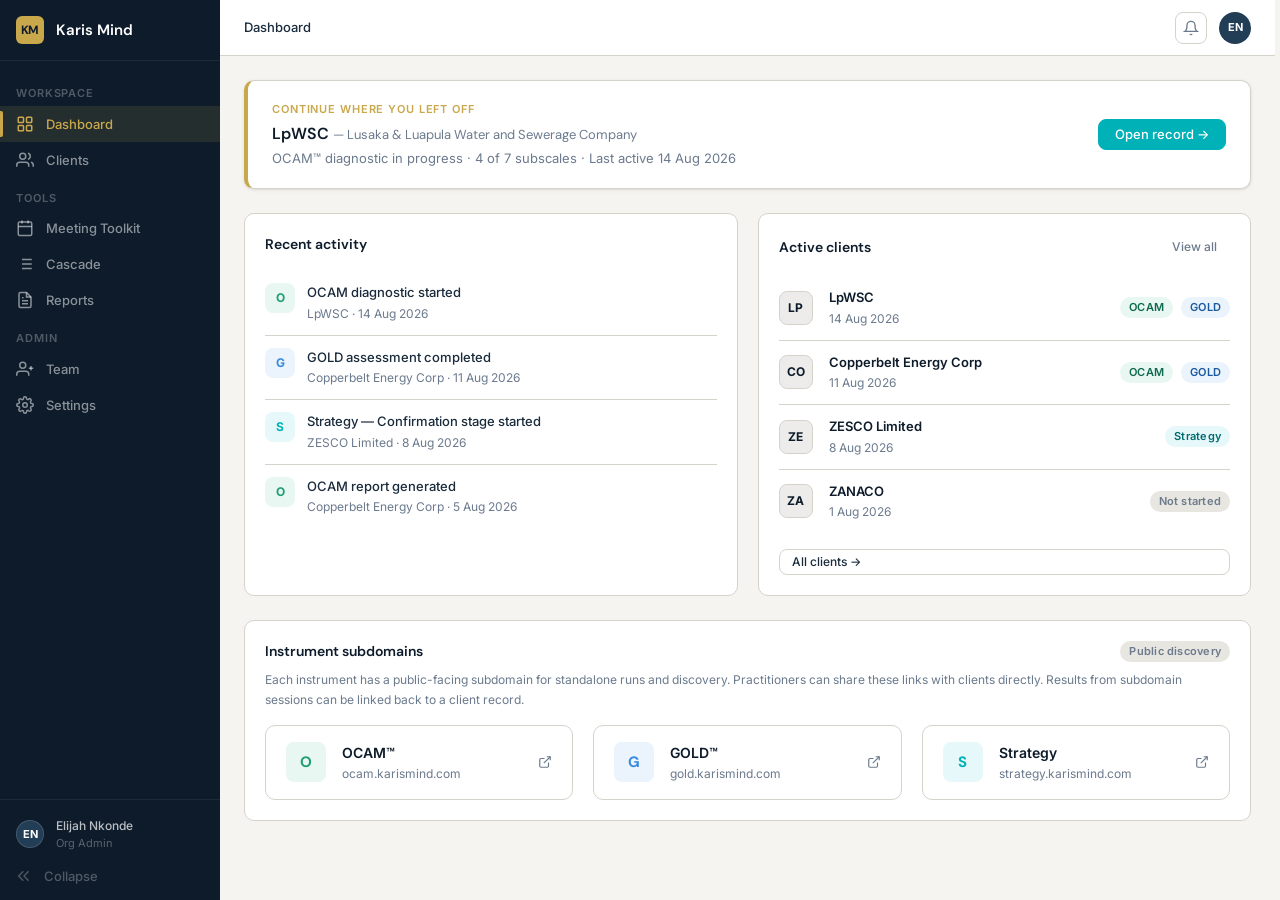
<file: index.html>
<!DOCTYPE html>
<html lang="en">
<head>
  <!--
    ============================================================
    KARIS MIND — Workspace Shell
    app.karismind.com

    This file is the permanent container. It loads once on
    every visit and never changes. All page content loads
    dynamically into #content via the router.

    Load order:
    1. tokens.css   — design tokens (colours, type, spacing)
    2. shell.css    — layout, sidebar, topbar
    3. components.css — reusable UI elements
    4. utilities.css  — helper classes
    ============================================================
  -->
  <meta charset="UTF-8">
  <meta name="viewport" content="width=device-width, initial-scale=1.0">

  <!-- Tab title shown in the browser -->
  <title>Karis Mind — Workspace</title>

  <!-- Prevent search engines indexing the authenticated app -->
  <meta name="robots" content="noindex, nofollow">

  <!--
    Google Fonts
    DM Sans  → display headings, logo, titles
    Inter    → body text, labels, inputs
  -->
  <link rel="preconnect" href="https://fonts.googleapis.com">
  <link rel="preconnect" href="https://fonts.gstatic.com" crossorigin>
  <link href="https://fonts.googleapis.com/css2?family=DM+Sans:wght@400;500;600;700&family=Inter:wght@400;500;600&display=swap" rel="stylesheet">

  <!-- Stylesheets — order is important -->
  <link rel="stylesheet" href="css/tokens.css">
  <link rel="stylesheet" href="css/shell.css">
  <link rel="stylesheet" href="css/components.css">
  <link rel="stylesheet" href="css/utilities.css">
</head>

<body>

<!--
  ================================================================
  APP WRAPPER
  The outermost container. Fills the full viewport height.
  display: flex — sidebar sits left, main area fills the right.
  ================================================================
-->
<div class="app">


  <!-- ============================================================
       SIDEBAR
       Permanent left panel. Never changes between pages.
       Contains: logo, navigation groups, user info, collapse btn.
       Width: 220px expanded / 60px collapsed (icon-only mode).
  ============================================================ -->
  <aside class="sidebar" id="sidebar" role="navigation" aria-label="Main navigation">

    <!-- ── Logo ─────────────────────────────────────────────── -->
    <!--
      Clicking the logo always returns to Dashboard.
      Logo mark: gold square with "KM" initials.
      Logo text: "Karis Mind" — hidden when sidebar is collapsed.
    -->
    <div class="sidebar-logo" onclick="KarisRouter.go('dashboard')" role="link" tabindex="0" aria-label="Karis Mind — Go to dashboard">
      <div class="logo-mark" aria-hidden="true">KM</div>
      <span class="logo-text">Karis Mind</span>
    </div>

    <!-- ── Navigation ────────────────────────────────────────── -->
    <nav class="sidebar-nav">

      <!-- Group: Workspace -->
      <div class="nav-group-label">Workspace</div>

      <!--
        Each nav-item:
        - data-page attribute matches the route key in router.js
        - onclick calls KarisRouter.go() with the page id
        - .active class is set by setActiveNav() in shell.js
        - Icon + label. Label hidden when sidebar is collapsed.
      -->

      <button class="nav-item" data-page="dashboard"
              onclick="KarisRouter.go('dashboard')"
              aria-label="Dashboard">
        <!-- Dashboard icon: 4-square grid -->
        <svg class="nav-icon" fill="none" viewBox="0 0 24 24"
             stroke="currentColor" stroke-width="2" aria-hidden="true">
          <rect x="3" y="3" width="7" height="7" rx="1"/>
          <rect x="14" y="3" width="7" height="7" rx="1"/>
          <rect x="3" y="14" width="7" height="7" rx="1"/>
          <rect x="14" y="14" width="7" height="7" rx="1"/>
        </svg>
        <span class="nav-label">Dashboard</span>
      </button>

      <button class="nav-item" data-page="clients"
              onclick="KarisRouter.go('clients')"
              aria-label="Clients">
        <!-- Clients icon: group of people -->
        <svg class="nav-icon" fill="none" viewBox="0 0 24 24"
             stroke="currentColor" stroke-width="2" aria-hidden="true">
          <path d="M17 21v-2a4 4 0 0 0-4-4H5a4 4 0 0 0-4 4v2"/>
          <circle cx="9" cy="7" r="4"/>
          <path d="M23 21v-2a4 4 0 0 0-3-3.87"/>
          <path d="M16 3.13a4 4 0 0 1 0 7.75"/>
        </svg>
        <span class="nav-label">Clients</span>
      </button>

      <!-- Group: Tools -->
      <div class="nav-group-label">Tools</div>

      <button class="nav-item" data-page="meetings"
              onclick="KarisRouter.go('meetings')"
              aria-label="Meeting Toolkit">
        <!-- Meeting icon: calendar -->
        <svg class="nav-icon" fill="none" viewBox="0 0 24 24"
             stroke="currentColor" stroke-width="2" aria-hidden="true">
          <rect x="3" y="4" width="18" height="18" rx="2"/>
          <line x1="16" y1="2" x2="16" y2="6"/>
          <line x1="8" y1="2" x2="8" y2="6"/>
          <line x1="3" y1="10" x2="21" y2="10"/>
        </svg>
        <span class="nav-label">Meeting Toolkit</span>
      </button>

      <button class="nav-item" data-page="cascade"
              onclick="KarisRouter.go('cascade')"
              aria-label="Cascade">
        <!-- Cascade icon: layered rows suggesting a workplan -->
        <svg class="nav-icon" fill="none" viewBox="0 0 24 24"
             stroke="currentColor" stroke-width="2" aria-hidden="true">
          <line x1="8" y1="6" x2="21" y2="6"/>
          <line x1="8" y1="12" x2="21" y2="12"/>
          <line x1="8" y1="18" x2="21" y2="18"/>
          <line x1="3" y1="6" x2="3.01" y2="6"/>
          <line x1="3" y1="12" x2="3.01" y2="12"/>
          <line x1="3" y1="18" x2="3.01" y2="18"/>
        </svg>
        <span class="nav-label">Cascade</span>
      </button>

      <button class="nav-item" data-page="reports"
              onclick="KarisRouter.go('reports')"
              aria-label="Reports">
        <!-- Reports icon: document with lines -->
        <svg class="nav-icon" fill="none" viewBox="0 0 24 24"
             stroke="currentColor" stroke-width="2" aria-hidden="true">
          <path d="M14 2H6a2 2 0 0 0-2 2v16a2 2 0 0 0 2 2h12a2 2 0 0 0 2-2V8z"/>
          <polyline points="14 2 14 8 20 8"/>
          <line x1="16" y1="13" x2="8" y2="13"/>
          <line x1="16" y1="17" x2="8" y2="17"/>
          <line x1="10" y1="9" x2="8" y2="9"/>
        </svg>
        <span class="nav-label">Reports</span>
      </button>

      <!-- Group: Admin -->
      <div class="nav-group-label">Admin</div>

      <button class="nav-item" data-page="team"
              onclick="KarisRouter.go('team')"
              aria-label="Team">
        <!-- Team icon: person with plus -->
        <svg class="nav-icon" fill="none" viewBox="0 0 24 24"
             stroke="currentColor" stroke-width="2" aria-hidden="true">
          <path d="M17 21v-2a4 4 0 0 0-4-4H5a4 4 0 0 0-4 4v2"/>
          <circle cx="9" cy="7" r="4"/>
          <line x1="23" y1="11" x2="17" y2="11"/>
          <line x1="20" y1="8" x2="20" y2="14"/>
        </svg>
        <span class="nav-label">Team</span>
      </button>

      <button class="nav-item" data-page="settings"
              onclick="KarisRouter.go('settings')"
              aria-label="Settings">
        <!-- Settings icon: gear -->
        <svg class="nav-icon" fill="none" viewBox="0 0 24 24"
             stroke="currentColor" stroke-width="2" aria-hidden="true">
          <circle cx="12" cy="12" r="3"/>
          <path d="M19.4 15a1.65 1.65 0 0 0 .33 1.82l.06.06a2 2 0 0 1-2.83
                   2.83l-.06-.06a1.65 1.65 0 0 0-1.82-.33 1.65 1.65 0 0 0-1
                   1.51V21a2 2 0 0 1-4 0v-.09A1.65 1.65 0 0 0 9 19.4a1.65
                   1.65 0 0 0-1.82.33l-.06.06a2 2 0 0 1-2.83-2.83l.06-.06A1.65
                   1.65 0 0 0 4.68 15a1.65 1.65 0 0 0-1.51-1H3a2 2 0 0 1
                   0-4h.09A1.65 1.65 0 0 0 4.6 9a1.65 1.65 0 0 0-.33-1.82
                   l-.06-.06a2 2 0 0 1 2.83-2.83l.06.06A1.65 1.65 0 0 0 9
                   4.68a1.65 1.65 0 0 0 1-1.51V3a2 2 0 0 1 4 0v.09a1.65
                   1.65 0 0 0 1 1.51 1.65 1.65 0 0 0 1.82-.33l.06-.06a2 2
                   0 0 1 2.83 2.83l-.06.06A1.65 1.65 0 0 0 19.4 9a1.65 1.65
                   0 0 0 1.51 1H21a2 2 0 0 1 0 4h-.09a1.65 1.65 0 0 0-1.51 1z"/>
        </svg>
        <span class="nav-label">Settings</span>
      </button>

    </nav>

    <!-- ── Sidebar footer: user info + collapse button ───────── -->
    <div class="sidebar-footer">

      <!--
        User identity strip.
        Initials, name, and role pulled from KarisState.user
        by initShell() in shell.js on page load.
      -->
      <div class="sidebar-user">
        <div class="user-avatar" id="sidebar-avatar">EN</div>
        <div class="user-info">
          <div class="user-name" id="sidebar-name">Elijah Nkonde</div>
          <div class="user-role" id="sidebar-role">Org Admin</div>
        </div>
      </div>

      <!--
        Collapse button.
        Toggles sidebar between 220px (expanded) and 60px (icon-only).
        State is saved in localStorage so it persists across sessions.
        Icon flips direction on collapse.
      -->
      <button class="collapse-btn" onclick="toggleSidebar()"
              aria-label="Collapse sidebar">
        <svg width="16" height="16" fill="none" viewBox="0 0 24 24"
             stroke="currentColor" stroke-width="2" id="collapse-icon"
             aria-hidden="true">
          <path d="M11 19l-7-7 7-7"/>
          <path d="M19 19l-7-7 7-7"/>
        </svg>
        <span class="nav-label">Collapse</span>
      </button>

    </div>

  </aside>
  <!-- /sidebar -->


  <!-- ============================================================
       MAIN AREA
       Takes up all remaining width to the right of the sidebar.
       Contains: topbar (fixed) + content area (scrollable).
  ============================================================ -->
  <div class="main">

    <!-- ── Topbar ─────────────────────────────────────────────── -->
    <!--
      Permanent header strip across the top of the content area.
      Left: breadcrumb navigation (updated by router on each page change).
      Right: notification bell + user avatar.
    -->
    <header class="topbar" role="banner">

      <div class="topbar-left">
        <!--
          Breadcrumb.
          Updated dynamically by setBreadcrumb() in shell.js
          whenever the router navigates to a new page.
          Example states:
            Dashboard
            Clients
            Clients / LpWSC
        -->
        <nav class="breadcrumb" id="breadcrumb" aria-label="Page location">
          <span class="breadcrumb-item current">Dashboard</span>
        </nav>
      </div>

      <div class="topbar-right">

        <!-- Notification bell — behaviour wired in Phase 2 -->
        <button class="topbar-icon-btn" aria-label="Notifications"
                title="Notifications">
          <svg width="16" height="16" fill="none" viewBox="0 0 24 24"
               stroke="currentColor" stroke-width="2" aria-hidden="true">
            <path d="M18 8A6 6 0 0 0 6 8c0 7-3 9-3 9h18s-3-2-3-9"/>
            <path d="M13.73 21a2 2 0 0 1-3.46 0"/>
          </svg>
        </button>

        <!--
          Topbar avatar.
          Initials set by initShell() from KarisState.user.
          Clicking will open a profile/sign-out menu in Phase 2.
        -->
        <div class="topbar-avatar" id="topbar-avatar"
             role="button" tabindex="0"
             aria-label="User menu"
             title="Elijah Nkonde">EN</div>

      </div>
    </header>
    <!-- /topbar -->


    <!-- ── Content area ──────────────────────────────────────── -->
    <!--
      This div is the ONLY thing that changes between pages.
      KarisRouter.go() fetches a page HTML file and injects
      it here. The sidebar and topbar always stay in place.

      The loading message is replaced immediately on first load.
    -->
    <main class="content" id="content" role="main">
      <div class="shell-loading" aria-live="polite">Loading…</div>
    </main>
    <!-- /content -->

  </div>
  <!-- /main -->

</div>
<!-- /app -->


<!--
  ================================================================
  TOAST NOTIFICATION
  Global feedback element. Shown by showToast() in shell.js.
  Sits outside the app wrapper so it floats above everything.
  ================================================================
-->
<div class="toast" id="km-toast" role="status" aria-live="polite"></div>


<!--
  ================================================================
  SCRIPTS
  Load order is critical:
  1. state.js   — KarisState must exist before anything else
  2. api.js     — KarisAPI references KarisState
  3. shell.js   — shell functions reference both
  4. router.js  — KarisRouter references all three
  ================================================================
-->
<script src="js/state.js"></script>
<script src="js/api.js"></script>
<script src="js/shell.js"></script>
<script src="js/router.js"></script>

<!--
  Boot sequence.
  Runs after all scripts are loaded and the DOM is ready.
  initShell() sets up the sidebar user info and collapse state.
  KarisRouter.init() loads the first page into #content.
-->
<script>
  document.addEventListener('DOMContentLoaded', function () {
    initShell();
    KarisRouter.init();
  });
</script>

</body>
</html>
</file>
<file: css/tokens.css>
/* ============================================================
   KARIS MIND — Design Tokens
   css/tokens.css

   Single source of truth for every visual value in the app.
   Never use raw hex values or px sizes in any other file.
   Always reference a token: var(--color-navy), var(--space-4).

   Sections:
   1. Colour palette
   2. Instrument colours
   3. Semantic / status colours
   4. Typography
   5. Spacing scale
   6. Layout dimensions
   7. Border radius
   8. Shadows
   9. Transitions
   10. Subdomain URLs
   ============================================================ */

:root {

  /* ──────────────────────────────────────────────────────────
     1. COLOUR PALETTE
  ────────────────────────────────────────────────────────── */

  --color-navy:        #0D1B2A;
  /*
    Used for: sidebar background, primary headings, strong text.
    Not used for content area panels or banners.
  */

  --color-panel:       #223D56;
  /*
    Retained as a token but no longer used for content panels.
    May be used sparingly for isolated accent elements if needed.
  */

  --color-gold:        #C9A84C;
  /*
    Brand gold. Used for: logo mark, active nav highlight,
    priority card accent bars, brand moments.
    NOTE: #C9971C is a known drift — always use #C9A84C.
  */

  --color-cream:       #F5F4F0;
  /*
    Page background. All content sits on this warm off-white.
  */

  --color-cream-dark:  #EDECEA;
  /*
    Slightly darker cream. Used for hover states, subtle fills,
    and section separators within white cards.
  */

  --color-mid:         #E8E6E0;
  /*
    Used for: progress bar tracks, dividers, skeleton loaders.
  */

  --color-border:      #D5D2CA;
  /*
    Standard border for cards, inputs, table rows, dividers.
  */

  --color-border-strong: #BAB7AF;
  /*
    Slightly darker border. Used for emphasis borders,
    e.g. priority card left accent, active states.
  */

  --color-white:       #FFFFFF;
  /*
    Card backgrounds, topbar, sidebar footer, input backgrounds.
  */

  --color-text:        #1A2B3C;
  /*
    Primary body text. Strong but not pure black.
  */

  --color-muted:       #6B7A8D;
  /*
    Secondary text. Labels, metadata, captions, placeholders.
  */

  --color-subtle:      #9BA8B5;
  /*
    Tertiary text. Lighter than muted. Used for empty state
    icons, disabled states, fine print.
  */


  /* ──────────────────────────────────────────────────────────
     2. INSTRUMENT COLOURS
     Each instrument has a colour identity used for:
     badges, tab active state, bar fills, runner progress,
     colour bars on status cards.
  ────────────────────────────────────────────────────────── */

  --color-ocam:             #1D9E75;   /* OCAM™ teal              */
  --color-ocam-light:       #E8F7F2;   /* OCAM™ light teal bg     */
  --color-ocam-border:      #A7E0CE;   /* OCAM™ border accent     */

  --color-gold-instr:       #378ADD;   /* GOLD™ blue              */
  --color-gold-instr-light: #EBF3FC;   /* GOLD™ light blue bg     */
  --color-gold-instr-border:#A8CAEF;   /* GOLD™ border accent     */
  /*
    NOTE: --color-gold-instr (blue) = GOLD™ instrument colour.
    --color-gold (amber) = brand accent. Never swap these.
  */

  --color-strategy:         #00B2B8;   /* Strategy cyan           */
  --color-strategy-light:   #E6F8F9;   /* Strategy light cyan bg  */
  --color-strategy-border:  #99DDE0;   /* Strategy border accent  */

  --color-cascade:          #7C5CBF;   /* Cascade violet          */
  --color-cascade-light:    #F2EEF9;   /* Cascade light violet bg */
  --color-cascade-border:   #C0ADEA;   /* Cascade border accent   */

  --color-gold-light:       #FBF6EC;   /* brand gold light bg     */
  --color-gold-border:      #E8D49A;   /* brand gold border       */


  /* ──────────────────────────────────────────────────────────
     3. SEMANTIC / STATUS COLOURS
  ────────────────────────────────────────────────────────── */

  --color-success:        #10B981;
  --color-success-bg:     #D1FAE5;
  --color-success-border: #6EE7B7;

  --color-warning:        #F59E0B;
  --color-warning-bg:     #FEF3C7;
  --color-warning-border: #FCD34D;

  --color-error:          #EF4444;
  --color-error-bg:       #FEE2E2;
  --color-error-border:   #FCA5A5;


  /* ──────────────────────────────────────────────────────────
     4. TYPOGRAPHY
  ────────────────────────────────────────────────────────── */

  --font-display:      'DM Sans', sans-serif;
  --font-body:         'Inter', sans-serif;

  --text-xs:    11px;
  --text-sm:    12px;
  --text-base:  13px;
  --text-md:    14px;
  --text-lg:    16px;
  --text-xl:    18px;
  --text-2xl:   22px;
  --text-3xl:   28px;
  --text-4xl:   36px;

  --weight-regular:  400;
  --weight-medium:   500;
  --weight-semibold: 600;
  --weight-bold:     700;

  --leading-tight:   1.2;
  --leading-snug:    1.4;
  --leading-base:    1.5;
  --leading-relaxed: 1.6;


  /* ──────────────────────────────────────────────────────────
     5. SPACING SCALE
  ────────────────────────────────────────────────────────── */

  --space-1:    4px;
  --space-2:    8px;
  --space-3:    12px;
  --space-4:    16px;
  --space-5:    20px;
  --space-6:    24px;
  --space-8:    32px;
  --space-10:   40px;
  --space-12:   48px;
  --space-16:   64px;


  /* ──────────────────────────────────────────────────────────
     6. LAYOUT DIMENSIONS
  ────────────────────────────────────────────────────────── */

  --sidebar-width:      220px;
  --sidebar-collapsed:   60px;
  --topbar-height:       56px;
  --content-max:       1200px;


  /* ──────────────────────────────────────────────────────────
     7. BORDER RADIUS
  ────────────────────────────────────────────────────────── */

  --radius-sm:    6px;
  --radius-md:    8px;
  --radius-lg:   10px;
  --radius-xl:   12px;
  --radius-2xl:  16px;
  --radius-full: 9999px;


  /* ──────────────────────────────────────────────────────────
     8. SHADOWS
  ────────────────────────────────────────────────────────── */

  --shadow-xs:  0 1px 2px rgba(0, 0, 0, 0.05);
  --shadow-sm:  0 1px 4px rgba(0, 0, 0, 0.07), 0 1px 2px rgba(0, 0, 0, 0.05);
  --shadow-md:  0 4px 12px rgba(0, 0, 0, 0.09), 0 2px 4px rgba(0, 0, 0, 0.05);
  --shadow-lg:  0 8px 24px rgba(0, 0, 0, 0.11), 0 4px 8px rgba(0, 0, 0, 0.06);


  /* ──────────────────────────────────────────────────────────
     9. TRANSITIONS
  ────────────────────────────────────────────────────────── */

  --transition-fast:   0.12s ease;
  --transition-base:   0.20s ease;
  --transition-slow:   0.35s ease;


  /* ──────────────────────────────────────────────────────────
     10. SUBDOMAIN URLs
  ────────────────────────────────────────────────────────── */

  --url-ocam:     'https://ocam.karismind.com';
  --url-gold:     'https://gold.karismind.com';
  --url-strategy: 'https://strategy.karismind.com';
  --url-app:      'https://app.karismind.com';

}
</file>
<file: css/shell.css>
/* ============================================================
   KARIS MIND — Shell CSS
   css/shell.css

   Styles for the permanent container elements:
   - Global reset and body
   - App wrapper layout
   - Sidebar (expanded + collapsed states)
   - Topbar
   - Content area
   - Runner overlay (full-screen instrument mode)
   - Modal backdrop
   - Toast notification
   - Loading state

   These elements exist in index.html and never change
   between page navigations. Everything else goes in
   components.css or the page files themselves.
   ============================================================ */


/* ──────────────────────────────────────────────────────────
   GLOBAL RESET
   Zero out browser defaults so we start from scratch.
────────────────────────────────────────────────────────── */

*,
*::before,
*::after {
  box-sizing: border-box;
  margin: 0;
  padding: 0;
}

html {
  height: 100%;
  /* Prevents layout shift when a scrollbar appears/disappears */
  scrollbar-gutter: stable;
}

body {
  height: 100%;
  font-family: var(--font-body);
  font-size: var(--text-base);
  color: var(--color-text);
  background: var(--color-cream);
  line-height: var(--leading-base);
  -webkit-font-smoothing: antialiased;
  -moz-osx-font-smoothing: grayscale;
}

/* Remove default button styles — we style them all explicitly */
button {
  font-family: inherit;
  font-size: inherit;
  cursor: pointer;
  border: none;
  background: none;
  padding: 0;
}

/* Remove default link underlines */
a {
  text-decoration: none;
  color: inherit;
}


/* ──────────────────────────────────────────────────────────
   APP WRAPPER
   The outermost div. Fills the full viewport.
   Flex row: sidebar on the left, main on the right.
────────────────────────────────────────────────────────── */

.app {
  display: flex;
  height: 100vh;
  overflow: hidden;  /* Prevent the whole app from scrolling */
}


/* ──────────────────────────────────────────────────────────
   SIDEBAR
   Fixed-width left panel. Stays in place on all pages.
   Transitions between expanded (220px) and collapsed (60px).
────────────────────────────────────────────────────────── */

.sidebar {
  width: var(--sidebar-width);
  background: var(--color-navy);
  display: flex;
  flex-direction: column;
  flex-shrink: 0;          /* Never shrink below its defined width */
  overflow: hidden;        /* Clips content when collapsing */
  transition: width var(--transition-base);
  position: relative;
  z-index: 100;
}

/* Collapsed state — set by toggleSidebar() in shell.js */
.sidebar.collapsed {
  width: var(--sidebar-collapsed);
}


/* ── Sidebar logo area ── */

.sidebar-logo {
  display: flex;
  align-items: center;
  gap: var(--space-3);
  padding: 16px var(--space-4);
  min-height: var(--topbar-height);
  border-bottom: 1px solid rgba(255, 255, 255, 0.07);
  cursor: pointer;
  user-select: none;
}

.sidebar-logo:focus-visible {
  outline: 2px solid var(--color-gold);
  outline-offset: -2px;
}

.logo-mark {
  /*
    Gold square with "KM" initials.
    Always visible — even when sidebar is collapsed.
  */
  width: 28px;
  height: 28px;
  background: var(--color-gold);
  border-radius: var(--radius-sm);
  display: flex;
  align-items: center;
  justify-content: center;
  font-family: var(--font-display);
  font-weight: var(--weight-bold);
  font-size: 12px;
  color: var(--color-navy);
  flex-shrink: 0;
  letter-spacing: -0.02em;
}

.logo-text {
  /*
    "Karis Mind" wordmark.
    Hidden (opacity 0) when sidebar is collapsed.
    Opacity transition prevents a harsh jump.
  */
  font-family: var(--font-display);
  font-weight: var(--weight-semibold);
  font-size: 15px;
  color: var(--color-white);
  white-space: nowrap;
  opacity: 1;
  transition: opacity var(--transition-fast);
}

.sidebar.collapsed .logo-text {
  opacity: 0;
  pointer-events: none;
}


/* ── Sidebar navigation ── */

.sidebar-nav {
  flex: 1;              /* Takes all available space between logo and footer */
  padding: var(--space-3) 0;
  overflow-y: auto;     /* Scrollable if nav items overflow */
  overflow-x: hidden;
}

/* Hide the scrollbar — nav is short enough it rarely scrolls */
.sidebar-nav::-webkit-scrollbar { width: 0; }

/* Section labels: WORKSPACE / TOOLS / ADMIN */
.nav-group-label {
  font-size: var(--text-xs);
  font-weight: var(--weight-semibold);
  letter-spacing: 0.08em;
  text-transform: uppercase;
  color: rgba(255, 255, 255, 0.28);
  padding: var(--space-3) var(--space-4) var(--space-1);
  white-space: nowrap;
  /* Hidden when collapsed — label has no meaning without text */
  transition: opacity var(--transition-fast);
}

.sidebar.collapsed .nav-group-label {
  opacity: 0;
}

/* Individual nav item */
.nav-item {
  display: flex;
  align-items: center;
  gap: var(--space-3);
  padding: 9px var(--space-4);
  width: 100%;
  text-align: left;
  color: rgba(255, 255, 255, 0.52);
  position: relative;
  transition:
    background var(--transition-fast),
    color var(--transition-fast);
  white-space: nowrap;
}

.nav-item:hover {
  background: rgba(255, 255, 255, 0.06);
  color: var(--color-white);
}

/* Active state — gold tint + left accent bar */
.nav-item.active {
  background: rgba(201, 168, 76, 0.13);
  color: var(--color-gold);
}

.nav-item.active::before {
  content: '';
  position: absolute;
  left: 0;
  top: 5px;
  bottom: 5px;
  width: 3px;
  background: var(--color-gold);
  border-radius: 0 2px 2px 0;
}

.nav-item:focus-visible {
  outline: 2px solid var(--color-gold);
  outline-offset: -2px;
}

/* SVG icon inside nav item */
.nav-icon {
  width: 18px;
  height: 18px;
  flex-shrink: 0;
}

/* Text label inside nav item */
.nav-label {
  font-size: var(--text-base);
  font-weight: var(--weight-medium);
  transition: opacity var(--transition-fast);
}

/* Hide labels when collapsed — icons only */
.sidebar.collapsed .nav-label {
  opacity: 0;
}


/* ── Sidebar footer: user strip + collapse button ── */

.sidebar-footer {
  border-top: 1px solid rgba(255, 255, 255, 0.07);
  padding: var(--space-2) 0;
  flex-shrink: 0;
}

.sidebar-user {
  display: flex;
  align-items: center;
  gap: var(--space-3);
  padding: 9px var(--space-4);
  cursor: default;
}

/* User avatar circle — shows initials */
.user-avatar {
  width: 28px;
  height: 28px;
  border-radius: var(--radius-full);
  background: var(--color-panel);
  border: 1.5px solid rgba(255, 255, 255, 0.15);
  display: flex;
  align-items: center;
  justify-content: center;
  font-size: var(--text-xs);
  font-weight: var(--weight-bold);
  color: var(--color-white);
  flex-shrink: 0;
}

/* User name and role text block */
.user-info {
  transition: opacity var(--transition-fast);
  min-width: 0;
}

.sidebar.collapsed .user-info {
  opacity: 0;
}

.user-name {
  font-size: var(--text-sm);
  font-weight: var(--weight-medium);
  color: rgba(255, 255, 255, 0.72);
  white-space: nowrap;
  overflow: hidden;
  text-overflow: ellipsis;
}

.user-role {
  font-size: var(--text-xs);
  color: rgba(255, 255, 255, 0.32);
}

/* Collapse/expand toggle button */
.collapse-btn {
  display: flex;
  align-items: center;
  gap: var(--space-3);
  padding: 8px var(--space-4);
  width: 100%;
  color: rgba(255, 255, 255, 0.28);
  transition: color var(--transition-fast);
}

.collapse-btn:hover {
  color: rgba(255, 255, 255, 0.55);
}

.collapse-btn:focus-visible {
  outline: 2px solid var(--color-gold);
  outline-offset: -2px;
}


/* ──────────────────────────────────────────────────────────
   MAIN AREA
   Takes all remaining width to the right of the sidebar.
   Flex column: topbar on top, content area fills the rest.
────────────────────────────────────────────────────────── */

.main {
  flex: 1;
  display: flex;
  flex-direction: column;
  overflow: hidden;
  min-width: 0;   /* Prevents flex overflow on narrow screens */
}


/* ──────────────────────────────────────────────────────────
   TOPBAR
   Fixed header strip. Always visible above the content area.
   Left: breadcrumb. Right: notification bell + avatar.
────────────────────────────────────────────────────────── */

.topbar {
  height: var(--topbar-height);
  background: var(--color-white);
  border-bottom: 1px solid var(--color-border);
  display: flex;
  align-items: center;
  justify-content: space-between;
  padding: 0 var(--space-6);
  flex-shrink: 0;
  gap: var(--space-4);
  z-index: 50;
}

.topbar-left {
  display: flex;
  align-items: center;
  gap: var(--space-2);
  min-width: 0;
  overflow: hidden;
}

.topbar-right {
  display: flex;
  align-items: center;
  gap: var(--space-3);
  flex-shrink: 0;
}

/* Breadcrumb navigation */
.breadcrumb {
  display: flex;
  align-items: center;
  gap: var(--space-2);
  font-size: var(--text-base);
  color: var(--color-muted);
  min-width: 0;
  overflow: hidden;
}

.breadcrumb-item {
  white-space: nowrap;
  cursor: pointer;
  transition: color var(--transition-fast);
}

.breadcrumb-item:hover {
  color: var(--color-text);
}

.breadcrumb-item.current {
  color: var(--color-text);
  font-weight: var(--weight-medium);
  cursor: default;
  overflow: hidden;
  text-overflow: ellipsis;
}

.breadcrumb-sep {
  color: var(--color-border);
  flex-shrink: 0;
}

/* Icon button in topbar (notification bell) */
.topbar-icon-btn {
  width: 32px;
  height: 32px;
  border-radius: var(--radius-md);
  border: 1px solid var(--color-border);
  display: flex;
  align-items: center;
  justify-content: center;
  color: var(--color-muted);
  transition:
    background var(--transition-fast),
    color var(--transition-fast);
}

.topbar-icon-btn:hover {
  background: var(--color-cream);
  color: var(--color-text);
}

/* User avatar in topbar */
.topbar-avatar {
  width: 32px;
  height: 32px;
  border-radius: var(--radius-full);
  background: var(--color-panel);
  display: flex;
  align-items: center;
  justify-content: center;
  font-size: var(--text-xs);
  font-weight: var(--weight-bold);
  color: var(--color-white);
  cursor: pointer;
  flex-shrink: 0;
  transition: opacity var(--transition-fast);
}

.topbar-avatar:hover {
  opacity: 0.85;
}


/* ──────────────────────────────────────────────────────────
   CONTENT AREA
   The scrollable main panel. Pages load into this div.
   Padding gives pages breathing room from the edges.
────────────────────────────────────────────────────────── */

.content {
  flex: 1;
  overflow-y: auto;
  padding: var(--space-6) var(--space-6) var(--space-12);
  scroll-behavior: smooth;
}

/* Thin scrollbar — less intrusive on the content */
.content::-webkit-scrollbar {
  width: 5px;
}
.content::-webkit-scrollbar-track {
  background: transparent;
}
.content::-webkit-scrollbar-thumb {
  background: var(--color-border);
  border-radius: var(--radius-full);
}
.content::-webkit-scrollbar-thumb:hover {
  background: var(--color-muted);
}

/* Loading state shown before first page renders */
.shell-loading {
  color: var(--color-muted);
  font-size: var(--text-base);
  padding: var(--space-6);
}


/* ──────────────────────────────────────────────────────────
   RUNNER OVERLAY
   Full-screen focused mode for instrument runs.
   Covers the entire viewport — sidebar and topbar disappear.
   Opened by openRunner() / closed by closeRunner() in shell.js.
────────────────────────────────────────────────────────── */

.runner-overlay {
  position: fixed;
  inset: 0;
  background: var(--color-cream);
  z-index: 200;
  display: none;         /* Hidden by default */
  flex-direction: column;
}

/* .open class added by openRunner() */
.runner-overlay.open {
  display: flex;
}

/* Runner header — simplified topbar showing instrument + progress */
.runner-header {
  height: var(--topbar-height);
  background: var(--color-white);
  border-bottom: 1px solid var(--color-border);
  display: flex;
  align-items: center;
  justify-content: space-between;
  padding: 0 var(--space-6);
  flex-shrink: 0;
  gap: var(--space-6);
}

.runner-title {
  display: flex;
  align-items: center;
  gap: var(--space-3);
  font-family: var(--font-display);
  font-size: 15px;
  font-weight: var(--weight-semibold);
  color: var(--color-navy);
  flex-shrink: 0;
}

/* Progress indicator: label + bar */
.runner-progress {
  display: flex;
  align-items: center;
  gap: var(--space-3);
  flex: 1;
  justify-content: center;
  max-width: 340px;
}

.runner-progress-label {
  font-size: var(--text-sm);
  color: var(--color-muted);
  white-space: nowrap;
}

.runner-progress-track {
  flex: 1;
  height: 5px;
  background: var(--color-mid);
  border-radius: var(--radius-full);
  overflow: hidden;
}

.runner-progress-fill {
  height: 100%;
  border-radius: var(--radius-full);
  transition: width 0.3s ease;
}

/* Save & exit button — top right of runner */
.runner-exit {
  display: flex;
  align-items: center;
  gap: var(--space-2);
  font-size: var(--text-sm);
  color: var(--color-muted);
  transition: color var(--transition-fast);
  flex-shrink: 0;
}

.runner-exit:hover {
  color: var(--color-text);
}

/* Runner body — scrollable question area */
.runner-body {
  flex: 1;
  overflow-y: auto;
  display: flex;
  justify-content: center;
  padding: var(--space-10) var(--space-6);
}

.runner-inner {
  width: 100%;
  max-width: 680px;
}

/* Runner footer — navigation buttons */
.runner-footer {
  height: 68px;
  background: var(--color-white);
  border-top: 1px solid var(--color-border);
  display: flex;
  align-items: center;
  justify-content: space-between;
  padding: 0 var(--space-6);
  flex-shrink: 0;
  gap: var(--space-3);
}


/* ──────────────────────────────────────────────────────────
   MODAL BACKDROP
   Semi-transparent overlay for modal dialogs.
   Opened by openModal() / closed by closeModal() in shell.js.
────────────────────────────────────────────────────────── */

.modal-backdrop {
  position: fixed;
  inset: 0;
  background: rgba(0, 0, 0, 0.38);
  z-index: 300;
  display: none;
  align-items: center;
  justify-content: center;
  padding: var(--space-6);
  /* Subtle fade-in when open */
  animation: none;
}

.modal-backdrop.open {
  display: flex;
}

/* The modal panel itself */
.modal {
  background: var(--color-white);
  border-radius: var(--radius-xl);
  padding: var(--space-6) var(--space-8);
  width: 100%;
  max-width: 440px;
  box-shadow: var(--shadow-lg);
  /* Slight slide-up on open */
  transform: translateY(0);
}

.modal-title {
  font-family: var(--font-display);
  font-size: var(--text-xl);
  font-weight: var(--weight-semibold);
  color: var(--color-navy);
  margin-bottom: var(--space-5);
}

.modal-actions {
  display: flex;
  gap: var(--space-3);
  justify-content: flex-end;
  margin-top: var(--space-6);
}


/* ──────────────────────────────────────────────────────────
   TOAST NOTIFICATION
   Brief feedback message. Floats bottom-right.
   Shown by showToast() in shell.js.
────────────────────────────────────────────────────────── */

.toast {
  position: fixed;
  bottom: var(--space-6);
  right: var(--space-6);
  background: var(--color-navy);
  color: var(--color-white);
  padding: var(--space-3) var(--space-5);
  border-radius: var(--radius-lg);
  font-size: var(--text-base);
  font-weight: var(--weight-medium);
  box-shadow: var(--shadow-lg);
  z-index: 500;
  /* Hidden by default */
  opacity: 0;
  transform: translateY(8px);
  transition:
    opacity 0.22s ease,
    transform 0.22s ease;
  pointer-events: none;
}

/* .show class added by showToast() */
.toast.show {
  opacity: 1;
  transform: translateY(0);
}


/* ──────────────────────────────────────────────────────────
   SCROLLBAR — global thin style
────────────────────────────────────────────────────────── */

::-webkit-scrollbar          { width: 5px; height: 5px; }
::-webkit-scrollbar-track    { background: transparent; }
::-webkit-scrollbar-thumb    { background: var(--color-border); border-radius: var(--radius-full); }
::-webkit-scrollbar-thumb:hover { background: var(--color-muted); }
</file>
<file: css/components.css>
/* ============================================================
   KARIS MIND — Components CSS
   css/components.css

   Reusable UI elements. All content-area components are
   light — cream/white backgrounds, navy text.
   No dark panels in the content area.

   Sections:
   1.  Buttons
   2.  Cards
   3.  Badges
   4.  Status dots
   5.  Forms
   6.  Tab bar
   7.  Page header
   8.  Grid layouts
   9.  Divider
   10. Empty state
   11. Activity feed
   12. Table rows
   13. Instrument status card
   14. Subscale bars (OCAM)
   15. Stage rail (7Cs Strategy)
   16. Likert scale
   17. Subdomain link card
   18. Priority banner (dashboard)
   19. Client record header
   20. Search input
   21. Score display
   ============================================================ */


/* ──────────────────────────────────────────────────────────
   1. BUTTONS
────────────────────────────────────────────────────────── */

.btn {
  display: inline-flex;
  align-items: center;
  gap: var(--space-2);
  padding: 8px var(--space-4);
  border-radius: var(--radius-md);
  font-family: var(--font-body);
  font-size: var(--text-base);
  font-weight: var(--weight-medium);
  line-height: 1;
  cursor: pointer;
  border: 1px solid transparent;
  transition:
    background var(--transition-fast),
    border-color var(--transition-fast),
    color var(--transition-fast),
    box-shadow var(--transition-fast);
  white-space: nowrap;
  text-decoration: none;
  user-select: none;
}

.btn:focus-visible {
  outline: 2px solid var(--color-strategy);
  outline-offset: 2px;
}

.btn:disabled {
  opacity: 0.42;
  cursor: not-allowed;
}

/* Primary — strategy cyan */
.btn-primary {
  background: var(--color-strategy);
  color: var(--color-white);
  border-color: var(--color-strategy);
}
.btn-primary:hover:not(:disabled) {
  background: #009AA0;
  border-color: #009AA0;
}

/* Secondary — outlined on white */
.btn-secondary {
  background: var(--color-white);
  color: var(--color-text);
  border-color: var(--color-border);
}
.btn-secondary:hover:not(:disabled) {
  background: var(--color-cream);
  border-color: var(--color-border-strong);
}

/* Ghost — no border */
.btn-ghost {
  background: transparent;
  color: var(--color-muted);
  border-color: transparent;
  padding: 6px var(--space-3);
}
.btn-ghost:hover:not(:disabled) {
  color: var(--color-text);
  background: var(--color-cream-dark);
}

/* Danger */
.btn-danger {
  background: var(--color-error);
  color: var(--color-white);
  border-color: var(--color-error);
}
.btn-danger:hover:not(:disabled) {
  background: #DC2626;
}

/* Sizes */
.btn-sm   { padding: 6px var(--space-3); font-size: var(--text-sm); }
.btn-lg   { padding: 11px var(--space-6); font-size: var(--text-md); }
.btn-icon { padding: 7px; }


/* ──────────────────────────────────────────────────────────
   2. CARDS
────────────────────────────────────────────────────────── */

.card {
  background: var(--color-white);
  border: 1px solid var(--color-border);
  border-radius: var(--radius-lg);
  padding: var(--space-5);
}

.card-sm {
  padding: var(--space-4);
}

.card-title {
  font-family: var(--font-display);
  font-size: var(--text-md);
  font-weight: var(--weight-semibold);
  color: var(--color-navy);
  margin-bottom: var(--space-4);
}

.card-hover {
  cursor: pointer;
  transition:
    border-color var(--transition-fast),
    box-shadow var(--transition-fast);
}
.card-hover:hover {
  border-color: var(--color-strategy-border);
  box-shadow: var(--shadow-sm);
}

/* Cream card — sits on cream background with slightly darker fill */
.card-cream {
  background: var(--color-cream);
  border-color: var(--color-mid);
}


/* ──────────────────────────────────────────────────────────
   3. BADGES
────────────────────────────────────────────────────────── */

.badge {
  display: inline-flex;
  align-items: center;
  gap: 4px;
  padding: 3px 9px;
  border-radius: var(--radius-full);
  font-size: var(--text-xs);
  font-weight: var(--weight-semibold);
  letter-spacing: 0.02em;
  white-space: nowrap;
  line-height: 1.4;
}

.badge-ocam      { background: var(--color-ocam-light);        color: #0F6B4E; }
.badge-gold-i    { background: var(--color-gold-instr-light);  color: #1A5A9E; }
.badge-strategy  { background: var(--color-strategy-light);    color: #006B70; }
.badge-cascade   { background: var(--color-cascade-light);     color: #4A2D8F; }
.badge-success   { background: var(--color-success-bg);        color: #065F46; }
.badge-warning   { background: var(--color-warning-bg);        color: #92400E; }
.badge-error     { background: var(--color-error-bg);          color: #991B1B; }
.badge-muted     { background: var(--color-mid);               color: var(--color-muted); }
.badge-gold      { background: var(--color-gold-light);        color: #7A5A1A; }


/* ──────────────────────────────────────────────────────────
   4. STATUS DOTS
────────────────────────────────────────────────────────── */

.status-dot {
  width: 7px;
  height: 7px;
  border-radius: var(--radius-full);
  display: inline-block;
  flex-shrink: 0;
}

.dot-grey   { background: #CBD5E1; }
.dot-amber  { background: var(--color-warning); }
.dot-green  { background: var(--color-success); }
.dot-red    { background: var(--color-error); }


/* ──────────────────────────────────────────────────────────
   5. FORMS
────────────────────────────────────────────────────────── */

.form-field {
  margin-bottom: var(--space-4);
}

.form-label {
  display: block;
  font-size: var(--text-sm);
  font-weight: var(--weight-semibold);
  color: var(--color-text);
  margin-bottom: var(--space-2);
}

.form-input,
.form-select,
.form-textarea {
  width: 100%;
  padding: 9px var(--space-3);
  border: 1px solid var(--color-border);
  border-radius: var(--radius-md);
  font-family: var(--font-body);
  font-size: var(--text-base);
  color: var(--color-text);
  background: var(--color-white);
  outline: none;
  transition: border-color var(--transition-fast), box-shadow var(--transition-fast);
  line-height: var(--leading-base);
}

.form-input::placeholder,
.form-textarea::placeholder {
  color: var(--color-subtle);
}

.form-input:focus,
.form-select:focus,
.form-textarea:focus {
  border-color: var(--color-strategy);
  box-shadow: 0 0 0 3px rgba(0, 178, 184, 0.10);
}

.form-select   { cursor: pointer; }
.form-textarea { resize: vertical; min-height: 100px; line-height: var(--leading-relaxed); }
.form-input[readonly] { background: var(--color-cream); cursor: default; }


/* ──────────────────────────────────────────────────────────
   6. TAB BAR
────────────────────────────────────────────────────────── */

.tab-bar {
  display: flex;
  border-bottom: 1px solid var(--color-border);
  margin-bottom: var(--space-6);
  overflow-x: auto;
}
.tab-bar::-webkit-scrollbar { height: 0; }

.tab {
  padding: 10px var(--space-5);
  font-size: var(--text-md);
  font-weight: var(--weight-medium);
  color: var(--color-muted);
  cursor: pointer;
  border-bottom: 2px solid transparent;
  transition: color var(--transition-fast), border-color var(--transition-fast);
  white-space: nowrap;
  flex-shrink: 0;
  user-select: none;
}
.tab:hover { color: var(--color-text); }
.tab.active {
  color: var(--color-navy);
  border-bottom-color: var(--color-strategy);
  font-weight: var(--weight-semibold);
}

.tab-panel         { display: none; }
.tab-panel.active  { display: block; }


/* ──────────────────────────────────────────────────────────
   7. PAGE HEADER
────────────────────────────────────────────────────────── */

.page-header {
  display: flex;
  align-items: flex-start;
  justify-content: space-between;
  margin-bottom: var(--space-6);
  gap: var(--space-4);
  flex-wrap: wrap;
}

.page-title {
  font-family: var(--font-display);
  font-size: var(--text-2xl);
  font-weight: var(--weight-semibold);
  color: var(--color-navy);
  line-height: var(--leading-tight);
  margin-bottom: 3px;
}

.page-subtitle {
  font-size: var(--text-base);
  color: var(--color-muted);
}


/* ──────────────────────────────────────────────────────────
   8. GRID LAYOUTS
────────────────────────────────────────────────────────── */

.grid-2    { display: grid; grid-template-columns: 1fr 1fr; gap: var(--space-5); }
.grid-3    { display: grid; grid-template-columns: 1fr 1fr 1fr; gap: var(--space-5); }
.grid-auto { display: grid; grid-template-columns: repeat(auto-fit, minmax(280px, 1fr)); gap: var(--space-5); }


/* ──────────────────────────────────────────────────────────
   9. DIVIDER
────────────────────────────────────────────────────────── */

.divider {
  border: none;
  border-top: 1px solid var(--color-border);
  margin: var(--space-5) 0;
}


/* ──────────────────────────────────────────────────────────
   10. EMPTY STATE
────────────────────────────────────────────────────────── */

.empty-state {
  text-align: center;
  padding: var(--space-12) var(--space-5);
}

.empty-state-icon {
  font-size: 32px;
  opacity: 0.25;
  margin-bottom: var(--space-3);
  line-height: 1;
}

.empty-state-title {
  font-family: var(--font-display);
  font-size: var(--text-lg);
  font-weight: var(--weight-semibold);
  color: var(--color-navy);
  margin-bottom: var(--space-2);
}

.empty-state-sub {
  font-size: var(--text-base);
  color: var(--color-muted);
  margin-bottom: var(--space-5);
  max-width: 380px;
  margin-left: auto;
  margin-right: auto;
  line-height: var(--leading-relaxed);
}


/* ──────────────────────────────────────────────────────────
   11. ACTIVITY FEED
────────────────────────────────────────────────────────── */

.activity-list { display: flex; flex-direction: column; }

.activity-item {
  display: flex;
  align-items: flex-start;
  gap: var(--space-3);
  padding: var(--space-3) 0;
  border-bottom: 1px solid var(--color-border);
}
.activity-item:last-child { border-bottom: none; }

.activity-icon {
  width: 30px;
  height: 30px;
  border-radius: var(--radius-md);
  display: flex;
  align-items: center;
  justify-content: center;
  font-size: 12px;
  font-weight: var(--weight-bold);
  flex-shrink: 0;
}
.activity-icon.ocam     { background: var(--color-ocam-light);        color: var(--color-ocam); }
.activity-icon.gold-i   { background: var(--color-gold-instr-light);  color: var(--color-gold-instr); }
.activity-icon.strategy { background: var(--color-strategy-light);    color: var(--color-strategy); }
.activity-icon.system   { background: var(--color-mid);               color: var(--color-muted); }

.activity-title { font-size: var(--text-base); font-weight: var(--weight-medium); color: var(--color-text); }
.activity-meta  { font-size: var(--text-sm); color: var(--color-muted); margin-top: 2px; }


/* ──────────────────────────────────────────────────────────
   12. TABLE ROWS
────────────────────────────────────────────────────────── */

.table-wrap {
  border: 1px solid var(--color-border);
  border-radius: var(--radius-lg);
  overflow: hidden;
  background: var(--color-white);
}

.table-row {
  display: flex;
  align-items: center;
  padding: var(--space-3) var(--space-5);
  border-bottom: 1px solid var(--color-border);
  background: var(--color-white);
  gap: var(--space-4);
  transition: background var(--transition-fast);
}
.table-row:last-child { border-bottom: none; }
.table-row.clickable  { cursor: pointer; }
.table-row.clickable:hover { background: var(--color-cream); }


/* ──────────────────────────────────────────────────────────
   13. INSTRUMENT STATUS CARD
────────────────────────────────────────────────────────── */

.instr-status-card {
  display: flex;
  align-items: center;
  gap: var(--space-4);
  padding: var(--space-4) var(--space-5);
  border: 1px solid var(--color-border);
  border-radius: var(--radius-lg);
  background: var(--color-white);
  margin-bottom: var(--space-3);
  cursor: pointer;
  transition: border-color var(--transition-fast), box-shadow var(--transition-fast);
}
.instr-status-card:last-child { margin-bottom: 0; }
.instr-status-card:hover {
  border-color: var(--color-strategy-border);
  box-shadow: var(--shadow-sm);
}

.instr-colour-bar {
  width: 4px;
  border-radius: 4px;
  align-self: stretch;
  flex-shrink: 0;
}

.instr-card-info  { flex: 1; min-width: 0; }

.instr-card-name {
  font-size: var(--text-md);
  font-weight: var(--weight-semibold);
  color: var(--color-navy);
}

.instr-card-status {
  font-size: var(--text-sm);
  color: var(--color-muted);
  margin-top: 3px;
  display: flex;
  align-items: center;
  gap: 5px;
}

.instr-card-right {
  display: flex;
  align-items: center;
  gap: var(--space-4);
  flex-shrink: 0;
}

.instr-card-score       { text-align: right; }
.instr-card-score-val   { font-family: var(--font-display); font-size: var(--text-xl); font-weight: var(--weight-bold); line-height: 1; }
.instr-card-score-label { font-size: var(--text-xs); color: var(--color-muted); margin-top: 2px; }


/* ──────────────────────────────────────────────────────────
   14. SUBSCALE BARS (OCAM)
────────────────────────────────────────────────────────── */

.subscale-row {
  display: flex;
  align-items: center;
  gap: var(--space-3);
  margin-bottom: var(--space-3);
}
.subscale-row:last-child { margin-bottom: 0; }

.subscale-label {
  font-size: var(--text-base);
  color: var(--color-text);
  min-width: 130px;
  flex-shrink: 0;
}

.subscale-bar-track {
  flex: 1;
  height: 8px;
  background: var(--color-mid);
  border-radius: var(--radius-full);
  overflow: hidden;
}

.subscale-bar-fill {
  height: 100%;
  border-radius: var(--radius-full);
  background: var(--color-ocam);
  transition: width 0.6s ease;
}

.subscale-val {
  font-size: var(--text-base);
  font-weight: var(--weight-semibold);
  color: var(--color-navy);
  min-width: 28px;
  text-align: right;
  flex-shrink: 0;
}


/* ──────────────────────────────────────────────────────────
   15. STAGE RAIL (7Cs STRATEGY)
────────────────────────────────────────────────────────── */

.stage-rail {
  display: flex;
  margin-bottom: var(--space-6);
  overflow-x: auto;
  padding-bottom: var(--space-2);
}
.stage-rail::-webkit-scrollbar { height: 4px; }

.stage-item {
  display: flex;
  flex-direction: column;
  align-items: center;
  flex: 1;
  min-width: 80px;
  position: relative;
}

.stage-item:not(:last-child)::after {
  content: '';
  position: absolute;
  top: 13px; left: 50%;
  width: 100%; height: 2px;
  background: var(--color-border);
  z-index: 0;
}
.stage-item.done::after    { background: var(--color-strategy); }

.stage-dot {
  width: 28px; height: 28px;
  border-radius: var(--radius-full);
  border: 2px solid var(--color-border);
  background: var(--color-white);
  display: flex; align-items: center; justify-content: center;
  font-size: var(--text-xs);
  font-weight: var(--weight-bold);
  color: var(--color-muted);
  z-index: 1; position: relative;
  transition: all var(--transition-base);
}
.stage-item.done .stage-dot    { background: var(--color-strategy); border-color: var(--color-strategy); color: white; }
.stage-item.current .stage-dot { border-color: var(--color-strategy); color: var(--color-strategy); box-shadow: 0 0 0 4px rgba(0,178,184,0.15); }

.stage-name {
  font-size: 10px; color: var(--color-muted);
  margin-top: var(--space-2); text-align: center;
  font-weight: var(--weight-medium); line-height: 1.3;
}
.stage-item.done .stage-name    { color: var(--color-strategy); }
.stage-item.current .stage-name { color: var(--color-navy); font-weight: var(--weight-semibold); }


/* ──────────────────────────────────────────────────────────
   16. LIKERT SCALE
────────────────────────────────────────────────────────── */

.question-block { margin-bottom: var(--space-8); }

.question-text {
  font-size: var(--text-md);
  font-weight: var(--weight-medium);
  color: var(--color-text);
  margin-bottom: var(--space-3);
  line-height: var(--leading-relaxed);
}

.likert-scale { display: flex; gap: var(--space-2); }

.likert-option {
  flex: 1;
  padding: 10px var(--space-2);
  border: 1.5px solid var(--color-border);
  border-radius: var(--radius-md);
  text-align: center;
  cursor: pointer;
  font-size: var(--text-sm);
  color: var(--color-muted);
  background: var(--color-white);
  transition: border-color var(--transition-fast), background var(--transition-fast), color var(--transition-fast);
  user-select: none;
  line-height: 1.3;
}
.likert-option:hover   { border-color: var(--color-ocam); color: var(--color-ocam); background: var(--color-ocam-light); }
.likert-option.selected { border-color: var(--color-ocam); background: var(--color-ocam-light); color: var(--color-ocam); font-weight: var(--weight-semibold); }

.likert-val {
  display: block;
  font-family: var(--font-display);
  font-size: var(--text-xl);
  font-weight: var(--weight-bold);
  margin-bottom: 3px;
}


/* ──────────────────────────────────────────────────────────
   17. SUBDOMAIN LINK CARD
────────────────────────────────────────────────────────── */

.subdomain-card {
  display: flex;
  align-items: center;
  gap: var(--space-4);
  padding: var(--space-4) var(--space-5);
  border: 1px solid var(--color-border);
  border-radius: var(--radius-lg);
  background: var(--color-white);
  text-decoration: none;
  transition: border-color var(--transition-fast), box-shadow var(--transition-fast);
  cursor: pointer;
}
.subdomain-card:hover                  { box-shadow: var(--shadow-sm); }
.subdomain-card.ocam:hover             { border-color: var(--color-ocam-border); }
.subdomain-card.gold-i:hover           { border-color: var(--color-gold-instr-border); }
.subdomain-card.strategy-card:hover    { border-color: var(--color-strategy-border); }

.subdomain-icon {
  width: 40px; height: 40px;
  border-radius: var(--radius-md);
  display: flex; align-items: center; justify-content: center;
  font-family: var(--font-display);
  font-weight: var(--weight-bold);
  font-size: 15px;
  flex-shrink: 0;
}
.subdomain-icon.ocam     { background: var(--color-ocam-light);       color: var(--color-ocam); }
.subdomain-icon.gold-i   { background: var(--color-gold-instr-light); color: var(--color-gold-instr); }
.subdomain-icon.strategy { background: var(--color-strategy-light);   color: var(--color-strategy); }

.subdomain-info  { flex: 1; min-width: 0; }
.subdomain-name  { font-size: var(--text-md); font-weight: var(--weight-semibold); color: var(--color-navy); }
.subdomain-url   { font-size: var(--text-sm); color: var(--color-muted); margin-top: 2px; }
.subdomain-arrow { color: var(--color-muted); flex-shrink: 0; }


/* ──────────────────────────────────────────────────────────
   18. PRIORITY BANNER
   Replaces the dark "continue where you left off" panel.
   White card with gold left accent bar and subtle shadow.
   Feels like a priority action card, not a dark overlay.
────────────────────────────────────────────────────────── */

.priority-banner {
  background: var(--color-white);
  border: 1px solid var(--color-border);
  border-left: 4px solid var(--color-gold);
  border-radius: var(--radius-lg);
  padding: var(--space-5) var(--space-6);
  display: flex;
  align-items: center;
  justify-content: space-between;
  gap: var(--space-4);
  margin-bottom: var(--space-6);
  box-shadow: var(--shadow-sm);
}

.priority-eyebrow {
  font-size: var(--text-xs);
  font-weight: var(--weight-semibold);
  color: var(--color-gold);
  text-transform: uppercase;
  letter-spacing: 0.08em;
  margin-bottom: 4px;
}

.priority-title {
  font-family: var(--font-display);
  font-size: var(--text-lg);
  font-weight: var(--weight-semibold);
  color: var(--color-navy);
}

.priority-sub {
  font-size: var(--text-base);
  color: var(--color-muted);
  margin-top: 3px;
}


/* ──────────────────────────────────────────────────────────
   19. CLIENT RECORD HEADER
   Light version — white card with navy text.
   Replaces the previous dark panel version.
────────────────────────────────────────────────────────── */

.record-header {
  background: var(--color-white);
  border: 1px solid var(--color-border);
  border-left: 4px solid var(--color-strategy);
  border-radius: var(--radius-lg);
  padding: var(--space-6);
  margin-bottom: var(--space-6);
  display: flex;
  align-items: flex-start;
  justify-content: space-between;
  gap: var(--space-4);
  box-shadow: var(--shadow-xs);
}

.record-org-name {
  font-family: var(--font-display);
  font-size: var(--text-2xl);
  font-weight: var(--weight-bold);
  color: var(--color-navy);
  margin-bottom: var(--space-2);
  line-height: var(--leading-tight);
}

.record-meta {
  display: flex;
  align-items: center;
  gap: var(--space-3);
  flex-wrap: wrap;
}

.record-meta-item { font-size: var(--text-base); color: var(--color-muted); }
.record-meta-sep  { color: var(--color-border-strong); }

.record-actions {
  display: flex;
  align-items: flex-start;
  gap: var(--space-2);
  flex-shrink: 0;
}


/* ──────────────────────────────────────────────────────────
   20. SEARCH INPUT
────────────────────────────────────────────────────────── */

.search-wrap  { position: relative; }

.search-icon {
  position: absolute;
  left: 10px; top: 50%;
  transform: translateY(-50%);
  color: var(--color-muted);
  pointer-events: none;
}

.search-input {
  width: 100%;
  padding: 8px var(--space-3) 8px 34px;
  border: 1px solid var(--color-border);
  border-radius: var(--radius-md);
  font-family: var(--font-body);
  font-size: var(--text-base);
  color: var(--color-text);
  background: var(--color-white);
  outline: none;
  transition: border-color var(--transition-fast), box-shadow var(--transition-fast);
}
.search-input::placeholder { color: var(--color-subtle); }
.search-input:focus {
  border-color: var(--color-strategy);
  box-shadow: 0 0 0 3px rgba(0, 178, 184, 0.10);
}


/* ──────────────────────────────────────────────────────────
   21. SCORE DISPLAY
   Large score number used in instrument result cards.
────────────────────────────────────────────────────────── */

.score-display {
  text-align: center;
  padding: var(--space-8) var(--space-5);
}

.score-number {
  font-family: var(--font-display);
  font-size: var(--text-4xl);
  font-weight: var(--weight-bold);
  line-height: 1;
  margin-bottom: var(--space-2);
}

.score-denom {
  font-size: var(--text-lg);
  font-weight: var(--weight-regular);
  color: var(--color-muted);
}

.score-label {
  font-size: var(--text-sm);
  color: var(--color-muted);
  margin-top: var(--space-2);
}

.score-band {
  margin-top: var(--space-3);
}


/* ──────────────────────────────────────────────────────────
   AVATAR (reusable initials badge)
   Used in team page, member lists, activity feeds.
   ────────────────────────────────────────────────────────── */
.avatar {
  width: 40px;
  height: 40px;
  border-radius: var(--radius-full);
  background: var(--color-panel);
  display: flex;
  align-items: center;
  justify-content: center;
  font-size: var(--text-sm);
  font-weight: var(--weight-bold);
  color: var(--color-white);
  flex-shrink: 0;
}

.avatar-sm {
  width: 32px;
  height: 32px;
  font-size: var(--text-xs);
}


/* ──────────────────────────────────────────────────────────
   TOGGLE SWITCH (reusable)
   Used in settings preferences. Wrap a checkbox:
   <label class="toggle"><input type="checkbox"><span class="toggle-track"></span></label>
   ────────────────────────────────────────────────────────── */
.toggle {
  position: relative;
  display: inline-flex;
  flex-shrink: 0;
  cursor: pointer;
}
.toggle input {
  position: absolute;
  opacity: 0;
  width: 0;
  height: 0;
}
.toggle-track {
  width: 40px;
  height: 22px;
  border-radius: var(--radius-full);
  background: var(--color-border);
  transition: background var(--transition-fast);
  position: relative;
}
.toggle-track::after {
  content: '';
  position: absolute;
  top: 2px;
  left: 2px;
  width: 18px;
  height: 18px;
  border-radius: var(--radius-full);
  background: var(--color-white);
  transition: transform var(--transition-fast);
  box-shadow: 0 1px 2px rgba(0,0,0,0.15);
}
.toggle input:checked + .toggle-track {
  background: var(--color-ocam);
}
.toggle input:checked + .toggle-track::after {
  transform: translateX(18px);
}

/* Settings row — label/description on the left, control on the right */
.settings-row {
  display: flex;
  align-items: center;
  justify-content: space-between;
  gap: var(--space-4);
  padding: var(--space-4) 0;
  border-bottom: 1px solid var(--color-border);
}
.settings-row:last-child {
  border-bottom: none;
}
.settings-row-label {
  font-weight: var(--weight-medium);
  color: var(--color-navy);
}
.settings-row-desc {
  font-size: var(--text-sm);
  color: var(--color-muted);
  margin-top: 2px;
}
</file>
<file: css/utilities.css>
/* ============================================================
   KARIS MIND — Utilities CSS
   css/utilities.css

   Single-purpose helper classes.
   Use these for one-off layout or spacing needs in page files
   rather than writing new CSS for every small adjustment.
   ============================================================ */

/* ── Display ── */
.d-flex   { display: flex; }
.d-block  { display: block; }
.d-none   { display: none; }
.d-grid   { display: grid; }

/* ── Flex ── */
.flex-1          { flex: 1; }
.flex-col        { flex-direction: column; }
.flex-wrap       { flex-wrap: wrap; }
.flex-shrink-0   { flex-shrink: 0; }
.align-center    { align-items: center; }
.align-start     { align-items: flex-start; }
.justify-between { justify-content: space-between; }
.justify-end     { justify-content: flex-end; }
.justify-center  { justify-content: center; }

/* ── Gap ── */
.gap-2 { gap: var(--space-2); }
.gap-3 { gap: var(--space-3); }
.gap-4 { gap: var(--space-4); }
.gap-5 { gap: var(--space-5); }
.gap-6 { gap: var(--space-6); }

/* ── Margin top ── */
.mt-1 { margin-top: var(--space-1); }
.mt-2 { margin-top: var(--space-2); }
.mt-3 { margin-top: var(--space-3); }
.mt-4 { margin-top: var(--space-4); }
.mt-5 { margin-top: var(--space-5); }
.mt-6 { margin-top: var(--space-6); }

/* ── Margin bottom ── */
.mb-1 { margin-bottom: var(--space-1); }
.mb-2 { margin-bottom: var(--space-2); }
.mb-3 { margin-bottom: var(--space-3); }
.mb-4 { margin-bottom: var(--space-4); }
.mb-5 { margin-bottom: var(--space-5); }
.mb-6 { margin-bottom: var(--space-6); }

/* ── Margin auto ── */
.ml-auto { margin-left: auto; }
.mr-auto { margin-right: auto; }
.mx-auto { margin-left: auto; margin-right: auto; }

/* ── Text colour ── */
.text-navy     { color: var(--color-navy); }
.text-muted    { color: var(--color-muted); }
.text-white    { color: var(--color-white); }
.text-ocam     { color: var(--color-ocam); }
.text-gold-i   { color: var(--color-gold-instr); }
.text-strategy { color: var(--color-strategy); }
.text-cascade  { color: var(--color-cascade); }
.text-success  { color: var(--color-success); }
.text-warning  { color: var(--color-warning); }
.text-error    { color: var(--color-error); }

/* ── Text size ── */
.text-xs   { font-size: var(--text-xs); }
.text-sm   { font-size: var(--text-sm); }
.text-base { font-size: var(--text-base); }
.text-md   { font-size: var(--text-md); }
.text-lg   { font-size: var(--text-lg); }
.text-xl   { font-size: var(--text-xl); }
.text-2xl  { font-size: var(--text-2xl); }
.text-3xl  { font-size: var(--text-3xl); }

/* ── Font ── */
.font-display  { font-family: var(--font-display); }
.font-body     { font-family: var(--font-body); }
.font-regular  { font-weight: var(--weight-regular); }
.font-medium   { font-weight: var(--weight-medium); }
.font-semibold { font-weight: var(--weight-semibold); }
.font-bold     { font-weight: var(--weight-bold); }

/* ── Text alignment ── */
.text-left   { text-align: left; }
.text-center { text-align: center; }
.text-right  { text-align: right; }

/* ── Text transform ── */
.uppercase     { text-transform: uppercase; }
.tracking-wide { letter-spacing: 0.06em; }

/* ── Text overflow ── */
.truncate {
  overflow: hidden;
  text-overflow: ellipsis;
  white-space: nowrap;
}

/* ── Width ── */
.w-full  { width: 100%; }
.max-w-sm { max-width: 480px; }
.max-w-md { max-width: 640px; }
.max-w-lg { max-width: 800px; }

/* ── Border radius ── */
.rounded      { border-radius: var(--radius-md); }
.rounded-lg   { border-radius: var(--radius-lg); }
.rounded-full { border-radius: var(--radius-full); }

/* ── Overflow ── */
.overflow-hidden { overflow: hidden; }
.overflow-auto   { overflow: auto; }

/* ── Opacity ── */
.opacity-50 { opacity: 0.5; }
.opacity-0  { opacity: 0; }

/* ── Cursor ── */
.cursor-pointer { cursor: pointer; }
.cursor-default { cursor: default; }

/* ── User select ── */
.select-none { user-select: none; }

/* ── Line height ── */
.leading-tight   { line-height: var(--leading-tight); }
.leading-relaxed { line-height: var(--leading-relaxed); }

/* ── Padding ── */
.p-4 { padding: var(--space-4); }
.p-5 { padding: var(--space-5); }
.p-6 { padding: var(--space-6); }

/* ── No scrollbar ── */
.no-scrollbar::-webkit-scrollbar { display: none; }
.no-scrollbar { -ms-overflow-style: none; scrollbar-width: none; }
</file>
